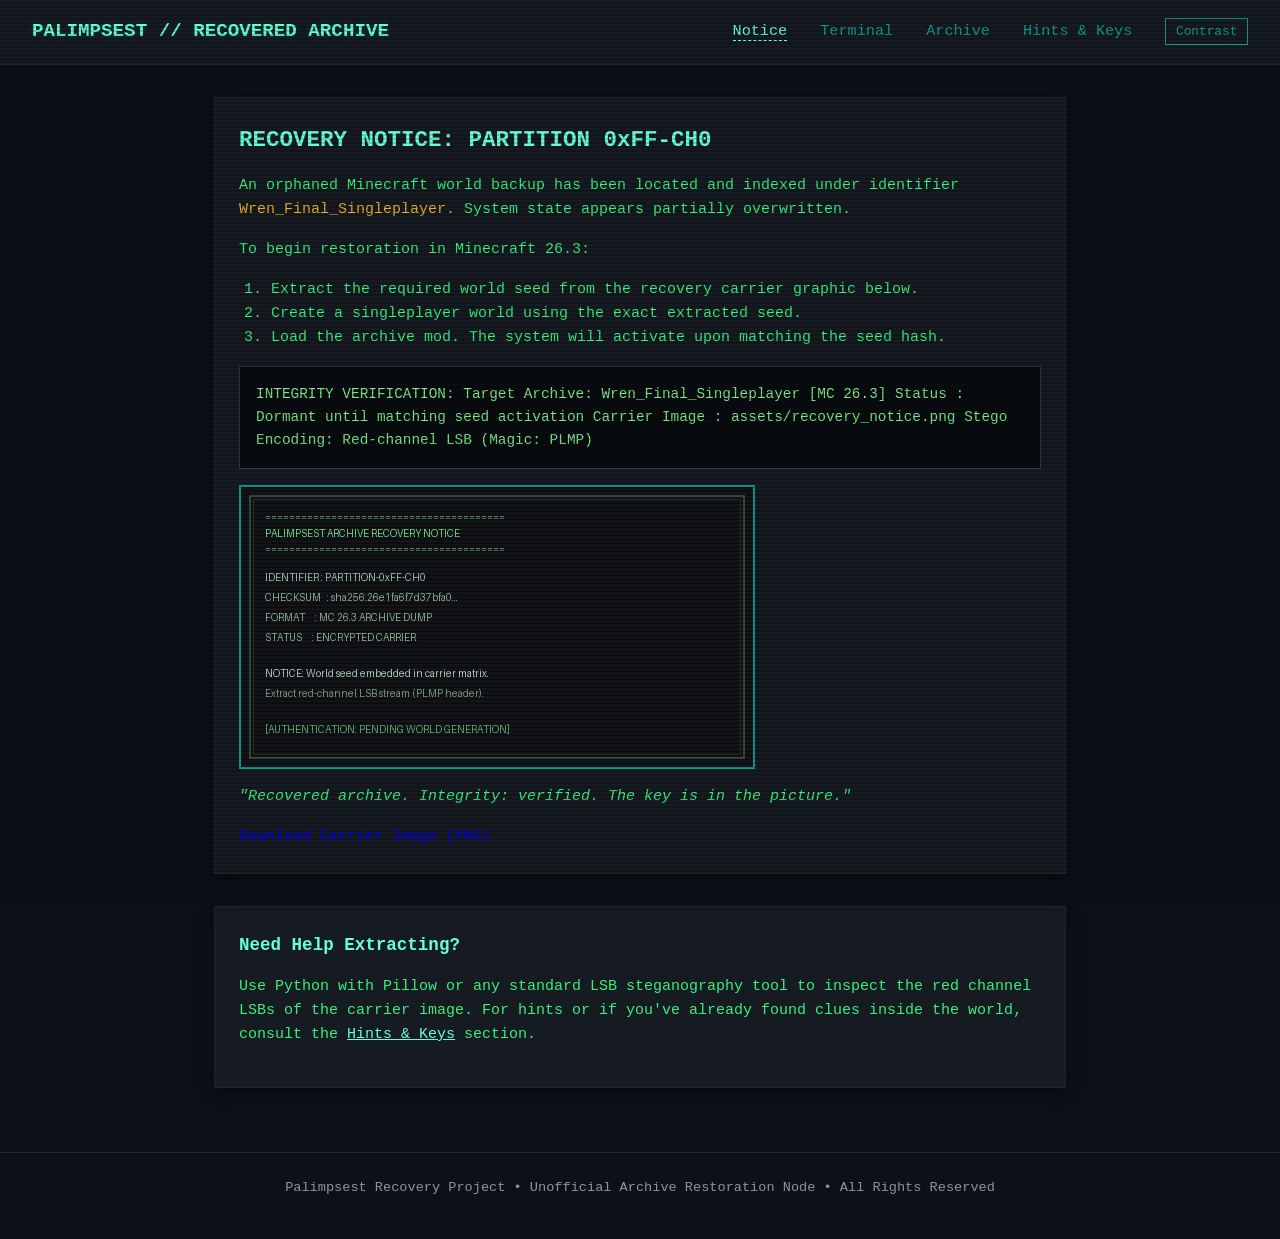
<file: web/index.html>
<!DOCTYPE html>
<html lang="en">
<head>
  <meta charset="UTF-8">
  <meta name="viewport" content="width=device-width, initial-scale=1.0">
  <title>Palimpsest // Recovered Archive</title>
  <link rel="stylesheet" href="style.css">
  <script src="decrypt.js"></script>
</head>
<body>
  <div class="crt-overlay"></div>
  <header>
    <a href="index.html" class="logo">PALIMPSEST // RECOVERED ARCHIVE</a>
    <nav>
      <a href="index.html" class="active">Notice</a>
      <a href="terminal.html">Terminal</a>
      <a href="archive.html">Archive</a>
      <a href="hints.html">Hints & Keys</a>
      <button class="theme-toggle-btn" onclick="toggleTheme()" title="Toggle High Contrast">Contrast</button>
    </nav>
  </header>

  <main>
    <section class="card">
      <h2>RECOVERY NOTICE: PARTITION 0xFF-CH0</h2>
      <p>An orphaned Minecraft world backup has been located and indexed under identifier <span class="highlight">Wren_Final_Singleplayer</span>. System state appears partially overwritten.</p>
      
      <p>To begin restoration in Minecraft 26.3:</p>
      <ol style="margin-left: 2rem; margin-bottom: 1rem;">
        <li>Extract the required world seed from the recovery carrier graphic below.</li>
        <li>Create a singleplayer world using the exact extracted seed.</li>
        <li>Load the archive mod. The system will activate upon matching the seed hash.</li>
      </ol>

      <div class="code-box">
INTEGRITY VERIFICATION:
Target Archive: Wren_Final_Singleplayer [MC 26.3]
Status        : Dormant until matching seed activation
Carrier Image : assets/recovery_notice.png
Stego Encoding: Red-channel LSB (Magic: PLMP)
      </div>

      <img src="assets/recovery_notice.png" alt="Palimpsest Recovery Notice Carrier Graphic" class="stego-preview">
      
      <p><em>"Recovered archive. Integrity: verified. The key is in the picture."</em></p>
      <a href="assets/recovery_notice.png" download class="action-btn" style="display: inline-block; text-decoration: none;">Download Carrier Image (PNG)</a>
    </section>

    <section class="card">
      <h3>Need Help Extracting?</h3>
      <p>Use Python with Pillow or any standard LSB steganography tool to inspect the red channel LSBs of the carrier image. For hints or if you've already found clues inside the world, consult the <a href="hints.html" style="color: var(--text-bright);">Hints & Keys</a> section.</p>
    </section>
  </main>

  <footer>
    <p>Palimpsest Recovery Project &bull; Unofficial Archive Restoration Node &bull; All Rights Reserved</p>
  </footer>
</body>
</html>
</file>
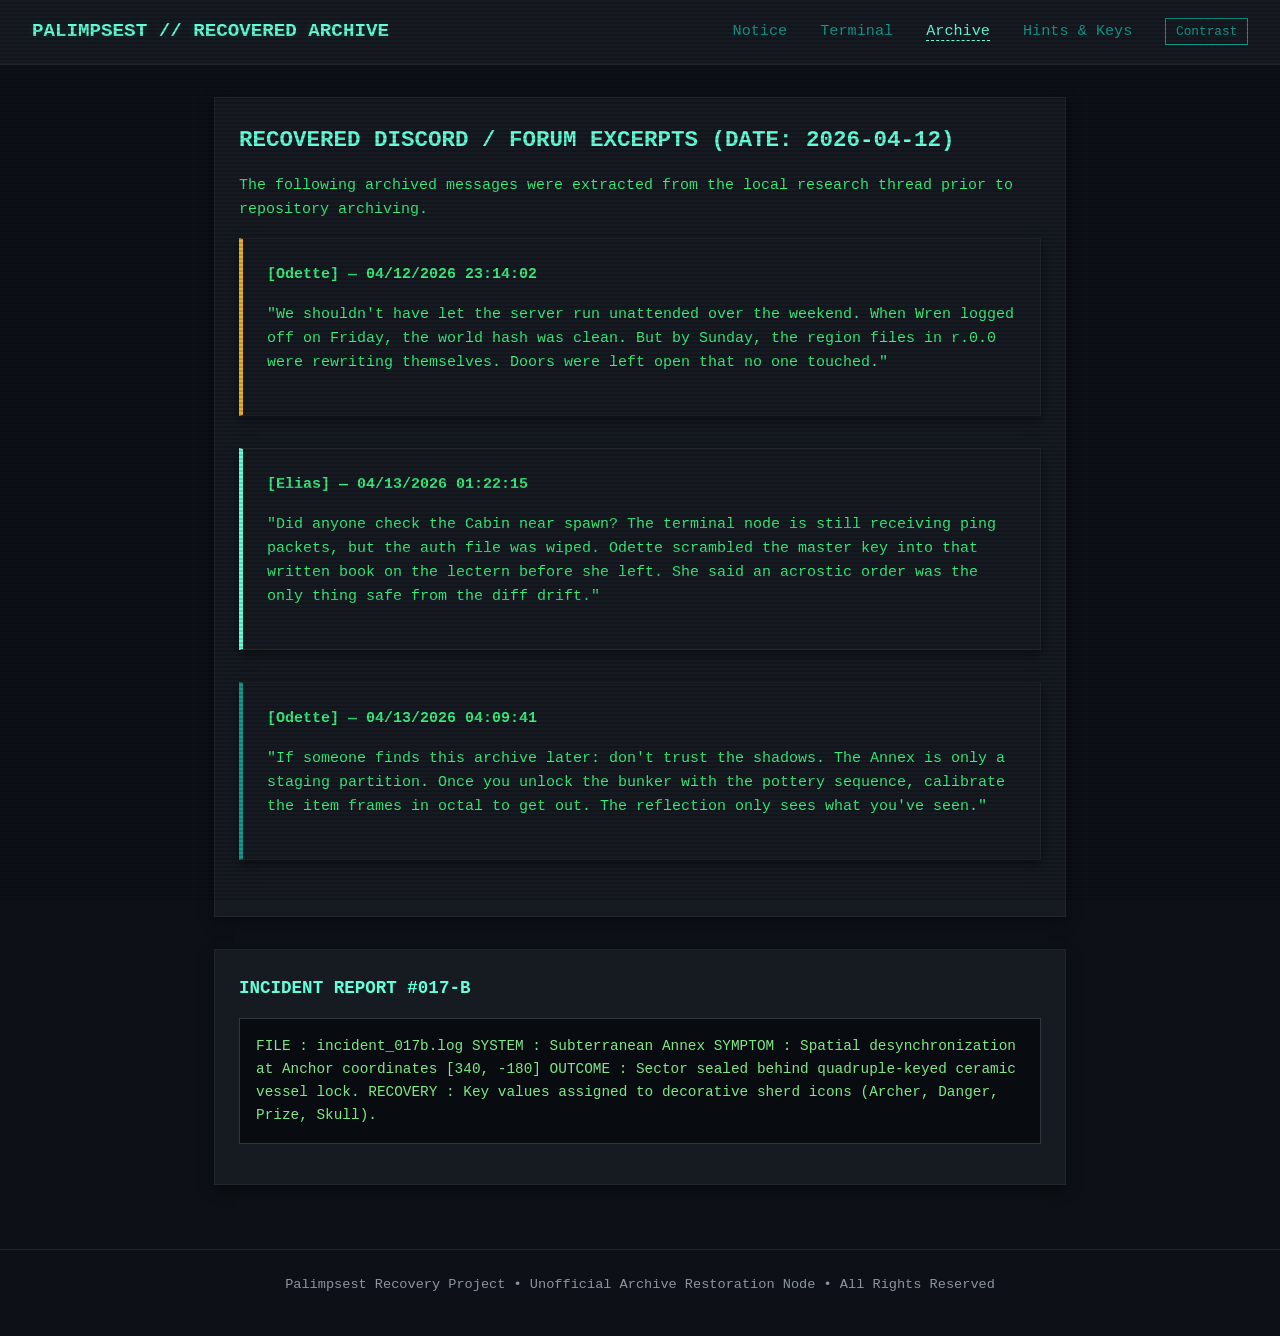
<file: web/archive.html>
<!DOCTYPE html>
<html lang="en">
<head>
  <meta charset="UTF-8">
  <meta name="viewport" content="width=device-width, initial-scale=1.0">
  <title>Palimpsest // Archive Thread History</title>
  <link rel="stylesheet" href="style.css">
  <script src="decrypt.js"></script>
</head>
<body>
  <div class="crt-overlay"></div>
  <header>
    <a href="index.html" class="logo">PALIMPSEST // RECOVERED ARCHIVE</a>
    <nav>
      <a href="index.html">Notice</a>
      <a href="terminal.html">Terminal</a>
      <a href="archive.html" class="active">Archive</a>
      <a href="hints.html">Hints & Keys</a>
      <button class="theme-toggle-btn" onclick="toggleTheme()" title="Toggle High Contrast">Contrast</button>
    </nav>
  </header>

  <main>
    <section class="card">
      <h2>RECOVERED DISCORD / FORUM EXCERPTS (DATE: 2026-04-12)</h2>
      <p>The following archived messages were extracted from the local research thread prior to repository archiving.</p>

      <div class="card" style="border-left: 4px solid var(--accent-amber); margin-top: 1rem;">
        <p><strong>[Odette] — 04/12/2026 23:14:02</strong></p>
        <p>"We shouldn't have let the server run unattended over the weekend. When Wren logged off on Friday, the world hash was clean. But by Sunday, the region files in r.0.0 were rewriting themselves. Doors were left open that no one touched."</p>
      </div>

      <div class="card" style="border-left: 4px solid var(--text-bright); margin-top: 1rem;">
        <p><strong>[Elias] — 04/13/2026 01:22:15</strong></p>
        <p>"Did anyone check the Cabin near spawn? The terminal node is still receiving ping packets, but the auth file was wiped. Odette scrambled the master key into that written book on the lectern before she left. She said an acrostic order was the only thing safe from the diff drift."</p>
      </div>

      <div class="card" style="border-left: 4px solid var(--text-dim); margin-top: 1rem;">
        <p><strong>[Odette] — 04/13/2026 04:09:41</strong></p>
        <p>"If someone finds this archive later: don't trust the shadows. The Annex is only a staging partition. Once you unlock the bunker with the pottery sequence, calibrate the item frames in octal to get out. The reflection only sees what you've seen."</p>
      </div>
    </section>

    <section class="card">
      <h3>INCIDENT REPORT #017-B</h3>
      <div class="code-box">
FILE     : incident_017b.log
SYSTEM   : Subterranean Annex
SYMPTOM  : Spatial desynchronization at Anchor coordinates [340, -180]
OUTCOME  : Sector sealed behind quadruple-keyed ceramic vessel lock.
RECOVERY : Key values assigned to decorative sherd icons (Archer, Danger, Prize, Skull).
      </div>
    </section>
  </main>

  <footer>
    <p>Palimpsest Recovery Project &bull; Unofficial Archive Restoration Node &bull; All Rights Reserved</p>
  </footer>
</body>
</html>
</file>
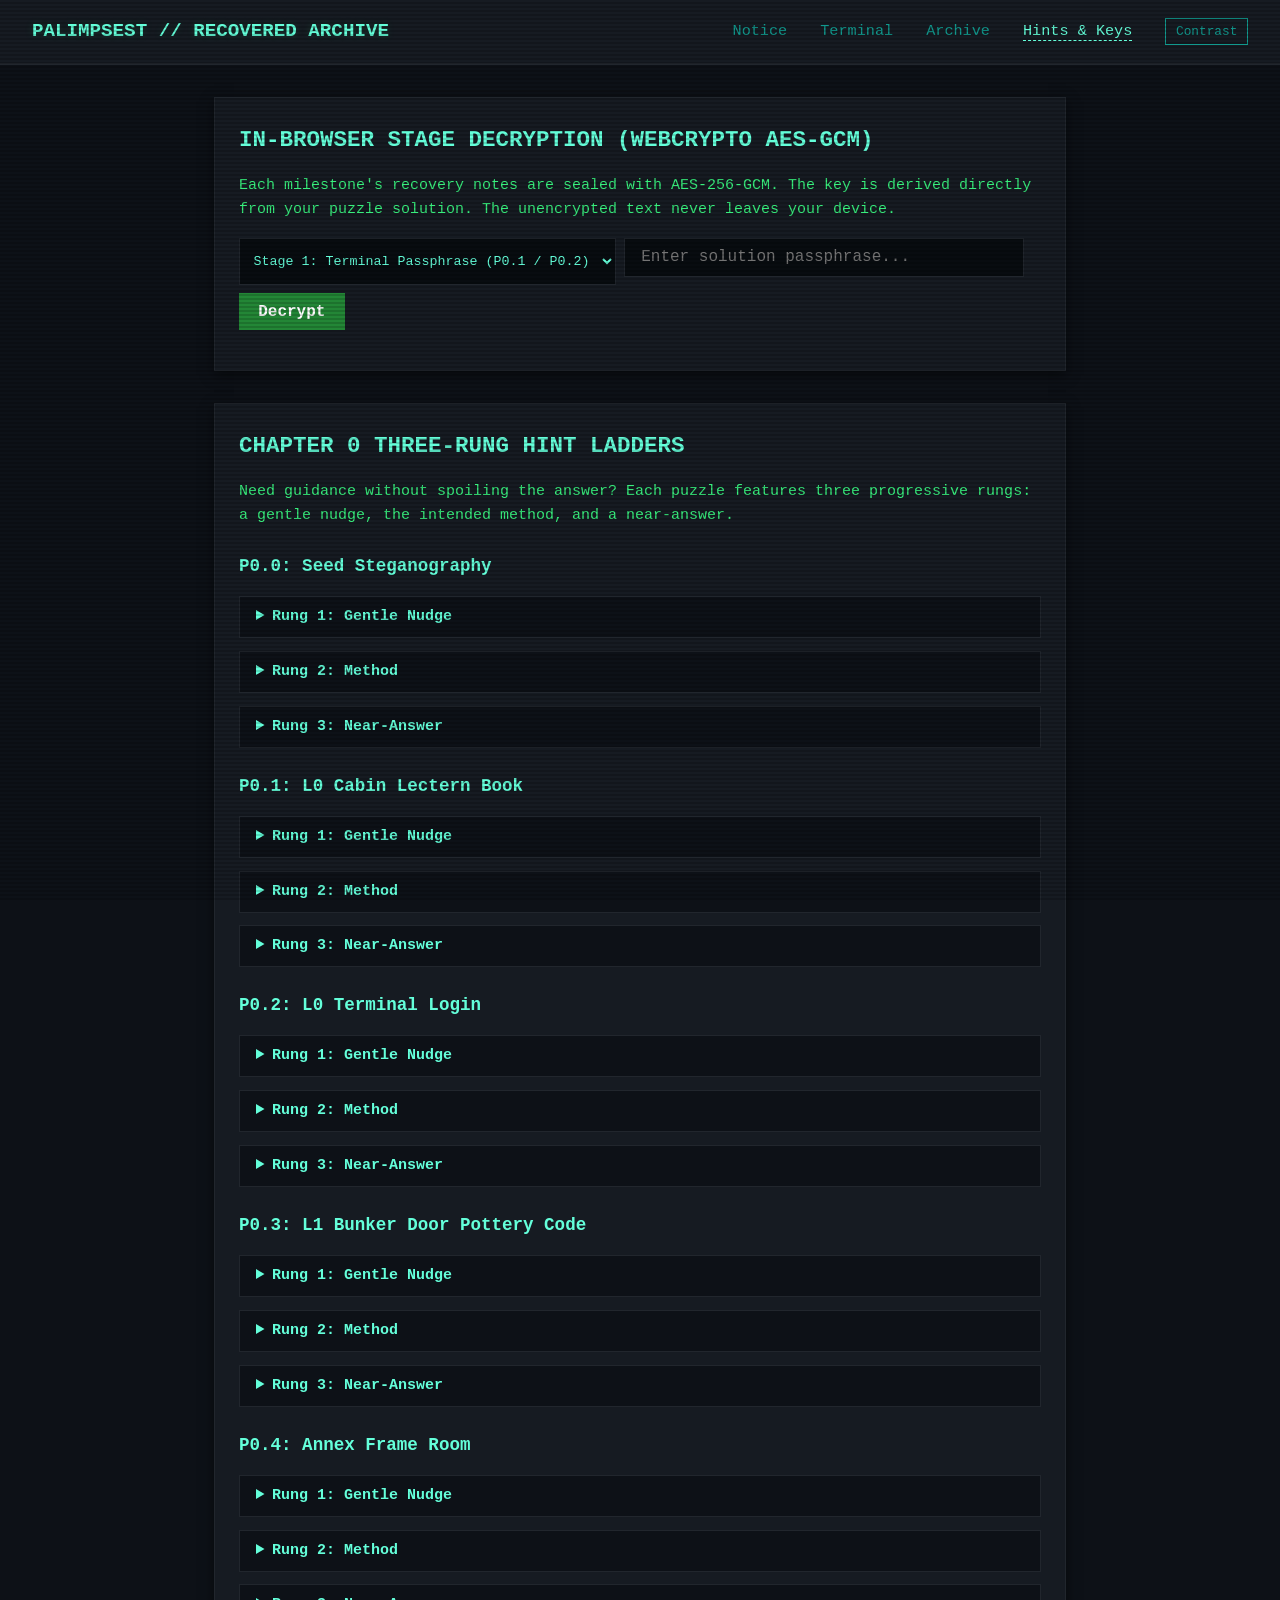
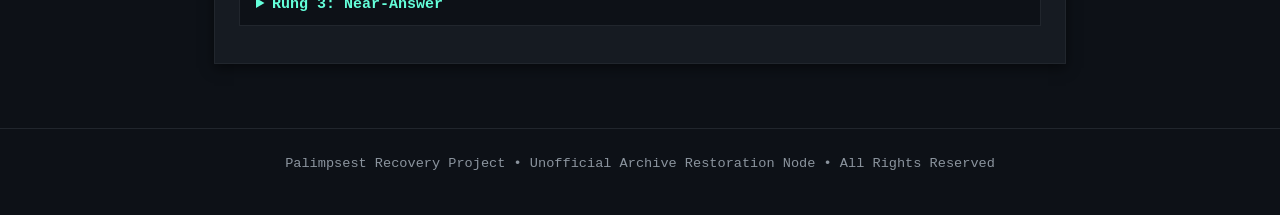
<file: web/hints.html>
<!DOCTYPE html>
<html lang="en">
<head>
  <meta charset="UTF-8">
  <meta name="viewport" content="width=device-width, initial-scale=1.0">
  <title>Palimpsest // Hint Ladders & Stage Decryption</title>
  <link rel="stylesheet" href="style.css">
  <script src="decrypt.js"></script>
</head>
<body>
  <div class="crt-overlay"></div>
  <header>
    <a href="index.html" class="logo">PALIMPSEST // RECOVERED ARCHIVE</a>
    <nav>
      <a href="index.html">Notice</a>
      <a href="terminal.html">Terminal</a>
      <a href="archive.html">Archive</a>
      <a href="hints.html" class="active">Hints & Keys</a>
      <button class="theme-toggle-btn" onclick="toggleTheme()" title="Toggle High Contrast">Contrast</button>
    </nav>
  </header>

  <main>
    <section class="card">
      <h2>IN-BROWSER STAGE DECRYPTION (WEBCRYPTO AES-GCM)</h2>
      <p>Each milestone's recovery notes are sealed with AES-256-GCM. The key is derived directly from your puzzle solution. The unencrypted text never leaves your device.</p>
      
      <div style="display: flex; gap: 0.5rem; flex-wrap: wrap; margin-bottom: 1rem;">
        <select id="stageSelect" style="background: #080c10; color: var(--text-bright); border: 1px solid var(--border-color); padding: 0.6rem; font-family: var(--font-mono);">
          <option value="ch0.stage1">Stage 1: Terminal Passphrase (P0.1 / P0.2)</option>
          <option value="ch0.stage2">Stage 2: Bunker Hatch Code (P0.3)</option>
          <option value="ch0.stage3">Stage 3: Annex Octal Calibration (P0.4)</option>
        </select>
        <input type="text" id="stageKeyInput" placeholder="Enter solution passphrase...">
        <button class="action-btn" onclick="handleDecrypt()">Decrypt</button>
      </div>

      <div id="decryptResult" class="code-box" style="display: none;"></div>
    </section>

    <section class="card">
      <h2>CHAPTER 0 THREE-RUNG HINT LADDERS</h2>
      <p>Need guidance without spoiling the answer? Each puzzle features three progressive rungs: a gentle nudge, the intended method, and a near-answer.</p>

      <!-- P0.0 -->
      <h3 style="margin-top: 1.5rem;">P0.0: Seed Steganography</h3>
      <details>
        <summary>Rung 1: Gentle Nudge</summary>
        <p>The image holds more than pixels and text. Standard graphical noise can conceal data at the bit layer.</p>
      </details>
      <details>
        <summary>Rung 2: Method</summary>
        <p>Inspect the least significant bit (LSB) of each red color channel. The payload begins with magic header 'PLMP' (4 bytes) followed by 2 bytes representing length.</p>
      </details>
      <details>
        <summary>Rung 3: Near-Answer</summary>
        <p>Use Python with PIL: iterate pixels (x, y), extract <code>pixel[0] & 1</code>, accumulate bits into bytes until the header 'PLMP' and length are read.</p>
      </details>

      <!-- P0.1 -->
      <h3 style="margin-top: 1.5rem;">P0.1: L0 Cabin Lectern Book</h3>
      <details>
        <summary>Rung 1: Gentle Nudge</summary>
        <p>Notice the Roman numerals (I through VII) and the bracketed letters at the start of each page.</p>
      </details>
      <details>
        <summary>Rung 2: Method</summary>
        <p>The pages are shuffled out of chronological sequence. Arrange the letters in order of Roman numeral I, II, III, IV, V, VI, VII.</p>
      </details>
      <details>
        <summary>Rung 3: Near-Answer</summary>
        <p>Page I: [E], Page II: [P], Page III: [I], Page IV: [T], Page V: [A], Page VI: [P], Page VII: [H]. The word is EPITAPH.</p>
      </details>

      <!-- P0.2 -->
      <h3 style="margin-top: 1.5rem;">P0.2: L0 Terminal Login</h3>
      <details>
        <summary>Rung 1: Gentle Nudge</summary>
        <p>Odette's notes mention she protected her terminal credentials with the book on the desk.</p>
      </details>
      <details>
        <summary>Rung 2: Method</summary>
        <p>Open the Terminal block and run <code>login &lt;username&gt; &lt;password&gt;</code>.</p>
      </details>
      <details>
        <summary>Rung 3: Near-Answer</summary>
        <p>Enter: <code>login odette epitaph</code>.</p>
      </details>

      <!-- P0.3 -->
      <h3 style="margin-top: 1.5rem;">P0.3: L1 Bunker Door Pottery Code</h3>
      <details>
        <summary>Rung 1: Gentle Nudge</summary>
        <p>Examine the decorated pots on pedestals outside the bunker entrance, and read <code>sherd_legend.txt</code> in Odette's home directory.</p>
      </details>
      <details>
        <summary>Rung 2: Method</summary>
        <p>The matrix assigns numerical digits to ceramic sherd faces (Archer=1, Danger=2, Prize=4, Skull=7). Read the pots left-to-right (West to East).</p>
      </details>
      <details>
        <summary>Rung 3: Near-Answer</summary>
        <p>Skull (7), Prize (4), Danger (2), Archer (1). The code is 7421.</p>
      </details>

      <!-- P0.4 -->
      <h3 style="margin-top: 1.5rem;">P0.4: Annex Frame Room</h3>
      <details>
        <summary>Rung 1: Gentle Nudge</summary>
        <p>Item frames in Minecraft click through 8 discrete rotational steps (0 to 7).</p>
      </details>
      <details>
        <summary>Rung 2: Method</summary>
        <p>The rotations of the Compass, Clock, and Echo Shard form a 3-digit octal number. Convert octal to decimal.</p>
      </details>
      <details>
        <summary>Rung 3: Near-Answer</summary>
        <p>Frame rotations are 5, 2, 7 -> octal 527. (5 &times; 64) + (2 &times; 8) + 7 = 343.</p>
      </details>
    </section>
  </main>

  <script>
    async function handleDecrypt() {
      const stage = document.getElementById("stageSelect").value;
      const key = document.getElementById("stageKeyInput").value.trim();
      const resBox = document.getElementById("decryptResult");

      if (!key) {
        alert("Please enter a solution passphrase.");
        return;
      }

      resBox.style.display = "block";
      resBox.textContent = "Fetching stage payload and deriving key...";

      try {
        const resp = await fetch(`data/${stage}.json`);
        if (!resp.ok) {
          throw new Error(`Stage payload data/${stage}.json not found.`);
        }
        const stageData = await resp.json();
        const clearText = await decryptStage(key, stageData);
        resBox.textContent = clearText;
      } catch (err) {
        resBox.textContent = "Error: " + err.message;
      }
    }
  </script>

  <footer>
    <p>Palimpsest Recovery Project &bull; Unofficial Archive Restoration Node &bull; All Rights Reserved</p>
  </footer>
</body>
</html>
</file>
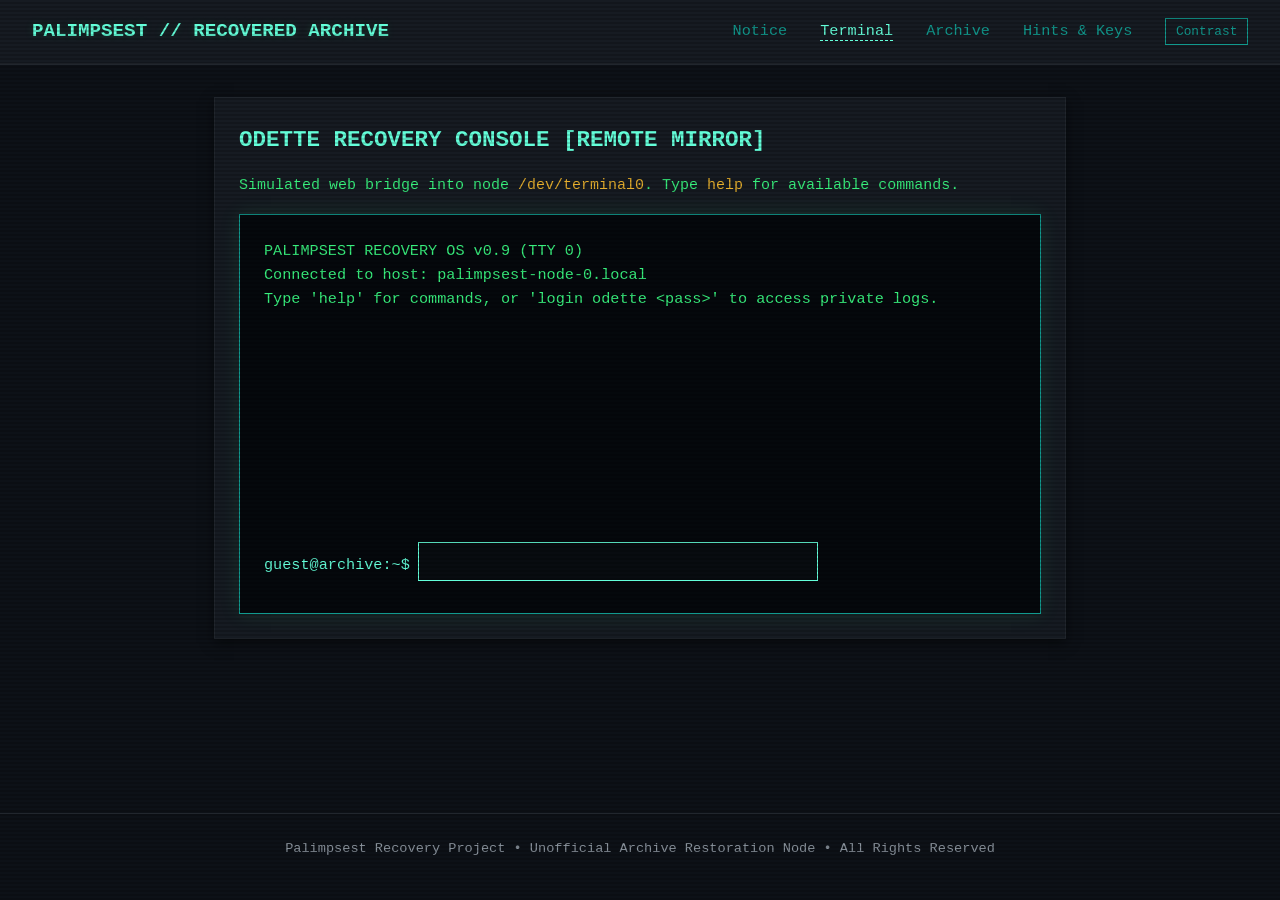
<file: web/terminal.html>
<!DOCTYPE html>
<html lang="en">
<head>
  <meta charset="UTF-8">
  <meta name="viewport" content="width=device-width, initial-scale=1.0">
  <title>Palimpsest // Remote Terminal</title>
  <link rel="stylesheet" href="style.css">
  <script src="decrypt.js"></script>
  <style>
    .terminal-window {
      background: #05080c;
      border: 1px solid var(--text-dim);
      padding: 1.5rem;
      min-height: 400px;
      display: flex;
      flex-direction: column;
      font-family: var(--font-mono);
      font-size: 0.95rem;
      box-shadow: 0 0 20px rgba(56, 239, 125, 0.1);
    }
    .terminal-output {
      flex: 1;
      overflow-y: auto;
      white-space: pre-wrap;
      margin-bottom: 1rem;
      max-height: 500px;
    }
    .terminal-input-row {
      display: flex;
      align-items: center;
    }
    .terminal-prompt {
      color: var(--text-bright);
      margin-right: 0.5rem;
      user-select: none;
    }
    .terminal-input {
      flex: 1;
      background: transparent;
      border: none;
      color: var(--text-bright);
      font-family: var(--font-mono);
      font-size: 1rem;
      outline: none;
    }
  </style>
</head>
<body>
  <div class="crt-overlay"></div>
  <header>
    <a href="index.html" class="logo">PALIMPSEST // RECOVERED ARCHIVE</a>
    <nav>
      <a href="index.html">Notice</a>
      <a href="terminal.html" class="active">Terminal</a>
      <a href="archive.html">Archive</a>
      <a href="hints.html">Hints & Keys</a>
      <button class="theme-toggle-btn" onclick="toggleTheme()" title="Toggle High Contrast">Contrast</button>
    </nav>
  </header>

  <main>
    <section class="card">
      <h2>ODETTE RECOVERY CONSOLE [REMOTE MIRROR]</h2>
      <p>Simulated web bridge into node <span class="highlight">/dev/terminal0</span>. Type <span class="highlight">help</span> for available commands.</p>

      <div class="terminal-window">
        <div id="output" class="terminal-output">PALIMPSEST RECOVERY OS v0.9 (TTY 0)
Connected to host: palimpsest-node-0.local
Type 'help' for commands, or 'login odette &lt;pass&gt;' to access private logs.
</div>
        <div class="terminal-input-row">
          <span class="terminal-prompt" id="prompt">guest@archive:~$</span>
          <input type="text" id="cmdInput" class="terminal-input" autofocus autocomplete="off" spellcheck="false">
        </div>
      </div>
    </section>
  </main>

  <script>
    const output = document.getElementById("output");
    const cmdInput = document.getElementById("cmdInput");
    const prompt = document.getElementById("prompt");

    let currentUser = "guest";
    let cwd = "/home/guest";

    function print(text) {
      output.textContent += text + "\n";
      output.scrollTop = output.scrollHeight;
    }

    cmdInput.addEventListener("keydown", async (e) => {
      if (e.key === "Enter") {
        const line = cmdInput.value.trim();
        cmdInput.value = "";
        print(`${prompt.textContent} ${line}`);
        if (!line) return;

        const parts = line.split(/\s+/);
        const cmd = parts[0].toLowerCase();

        switch (cmd) {
          case "help":
            print("Available commands:\n  help      - display command list\n  whoami    - print current user\n  pwd       - print current directory\n  ls        - list directory files\n  cat <file>- view file contents\n  login <user> <pass> - authenticate\n  logout    - return to guest\n  clear     - clear screen");
            break;
          case "whoami":
            print(currentUser);
            break;
          case "pwd":
            print(cwd);
            break;
          case "clear":
            output.textContent = "";
            break;
          case "ls":
            if (currentUser === "odette") {
              print("notes.txt  sherd_legend.txt");
            } else {
              print("welcome.txt");
            }
            break;
          case "cat":
            const file = parts[1];
            if (!file) {
              print("Usage: cat <filename>");
            } else if (file === "welcome.txt") {
              print("Welcome to Palimpsest Recovery Terminal.\nPlease log in with Odette's credentials to view field reports.");
            } else if (currentUser === "odette" && file === "notes.txt") {
              print("RECOVERY FIELD LOG:\nReinforced bunker gate located at coordinates [340, -180].\nDecode pottery sherds using sherd_legend.txt.");
            } else if (currentUser === "odette" && file === "sherd_legend.txt") {
              print("SHERD MATRIX:\nARCHER = 1 | DANGER = 2 | PRIZE = 4 | SKULL = 7");
            } else {
              print(`cat: ${file}: Permission denied or file not found`);
            }
            break;
          case "login":
            if (parts.length >= 3 && parts[1].toLowerCase() === "odette" && parts[2].toLowerCase() === "epitaph") {
              currentUser = "odette";
              cwd = "/home/odette";
              prompt.textContent = "odette@archive:~$";
              print("[OK] Authentication successful. Welcome Odette.");
            } else {
              print("Login incorrect.");
            }
            break;
          case "logout":
            currentUser = "guest";
            cwd = "/home/guest";
            prompt.textContent = "guest@archive:~$";
            print("Logged out.");
            break;
          default:
            print(`Command not found: ${cmd}. Type 'help' for command list.`);
        }
      }
    });
  </script>

  <footer>
    <p>Palimpsest Recovery Project &bull; Unofficial Archive Restoration Node &bull; All Rights Reserved</p>
  </footer>
</body>
</html>
</file>
<file: web/style.css>
/* Palimpsest Web Portal - Retro Phosphor CRT Theme */
:root {
  --bg-color: #0d1117;
  --panel-bg: #161b22;
  --text-main: #38ef7d;
  --text-dim: #11998e;
  --text-bright: #64ffda;
  --accent-amber: #e6af2e;
  --border-color: #21262d;
  --crt-glow: rgba(56, 239, 125, 0.15);
  --font-mono: 'Consolas', 'Courier New', monospace, Courier;
}

[data-theme="high-contrast"] {
  --bg-color: #000000;
  --panel-bg: #111111;
  --text-main: #ffffff;
  --text-dim: #cccccc;
  --text-bright: #ffff00;
  --accent-amber: #ffcc00;
  --border-color: #ffffff;
  --crt-glow: none;
}

* {
  box-sizing: border-box;
  margin: 0;
  padding: 0;
}

body {
  background-color: var(--bg-color);
  color: var(--text-main);
  font-family: var(--font-mono);
  font-size: 15px;
  line-height: 1.6;
  min-height: 100vh;
  display: flex;
  flex-direction: column;
}

/* CRT Scanline Overlay */
.crt-overlay {
  position: fixed;
  top: 0;
  left: 0;
  width: 100vw;
  height: 100vh;
  pointer-events: none;
  background: linear-gradient(rgba(18, 16, 16, 0) 50%, rgba(0, 0, 0, 0.25) 50%);
  background-size: 100% 4px;
  z-index: 999;
  opacity: 0.6;
}

/* Navbar */
header {
  border-bottom: 2px solid var(--border-color);
  background-color: var(--panel-bg);
  padding: 1rem 2rem;
  display: flex;
  justify-content: space-between;
  align-items: center;
}

.logo {
  font-weight: bold;
  font-size: 1.2rem;
  color: var(--text-bright);
  text-shadow: 0 0 8px var(--crt-glow);
  text-decoration: none;
}

nav a {
  color: var(--text-dim);
  text-decoration: none;
  margin-left: 1.5rem;
  font-size: 0.95rem;
  transition: color 0.2s ease;
}

nav a:hover, nav a.active {
  color: var(--text-bright);
  border-bottom: 1px dashed var(--text-bright);
}

.theme-toggle-btn {
  background: transparent;
  border: 1px solid var(--text-dim);
  color: var(--text-dim);
  padding: 0.3rem 0.6rem;
  cursor: pointer;
  font-family: var(--font-mono);
  font-size: 0.8rem;
  margin-left: 1.5rem;
}

.theme-toggle-btn:hover {
  color: var(--text-bright);
  border-color: var(--text-bright);
}

/* Container */
main {
  flex: 1;
  max-width: 900px;
  width: 100%;
  margin: 2rem auto;
  padding: 0 1.5rem;
}

.card {
  background: var(--panel-bg);
  border: 1px solid var(--border-color);
  padding: 1.5rem;
  margin-bottom: 2rem;
  box-shadow: 0 4px 12px rgba(0,0,0,0.5);
}

h1, h2, h3 {
  color: var(--text-bright);
  margin-bottom: 1rem;
}

p {
  margin-bottom: 1rem;
}

.code-box {
  background: #080c10;
  border: 1px solid #30363d;
  padding: 1rem;
  overflow-x: auto;
  font-size: 0.9rem;
  color: #7ee787;
  margin-bottom: 1rem;
}

.highlight {
  color: var(--accent-amber);
}

/* Buttons and Inputs */
input[type="text"] {
  background: #080c10;
  border: 1px solid var(--border-color);
  color: var(--text-bright);
  padding: 0.6rem 1rem;
  font-family: var(--font-mono);
  font-size: 1rem;
  width: 100%;
  max-width: 400px;
  margin-right: 0.5rem;
  margin-bottom: 0.5rem;
}

input[type="text"]:focus {
  outline: none;
  border-color: var(--text-bright);
}

button.action-btn {
  background: #238636;
  color: #ffffff;
  border: none;
  padding: 0.6rem 1.2rem;
  font-family: var(--font-mono);
  font-size: 1rem;
  cursor: pointer;
  font-weight: bold;
}

button.action-btn:hover {
  background: #2ea043;
}

/* Hint ladder accordion */
details {
  border: 1px solid var(--border-color);
  background: #0d1117;
  margin-bottom: 0.8rem;
  padding: 0.5rem 1rem;
}

summary {
  cursor: pointer;
  color: var(--text-bright);
  font-weight: bold;
  user-select: none;
}

details[open] {
  padding-bottom: 1rem;
}

details p {
  margin-top: 0.5rem;
  color: #c9d1d9;
}

/* Image */
.stego-preview {
  display: block;
  max-width: 100%;
  height: auto;
  border: 2px solid var(--text-dim);
  margin: 1rem 0;
}

footer {
  text-align: center;
  padding: 1.5rem;
  border-top: 1px solid var(--border-color);
  color: #8b949e;
  font-size: 0.85rem;
}
</file>
